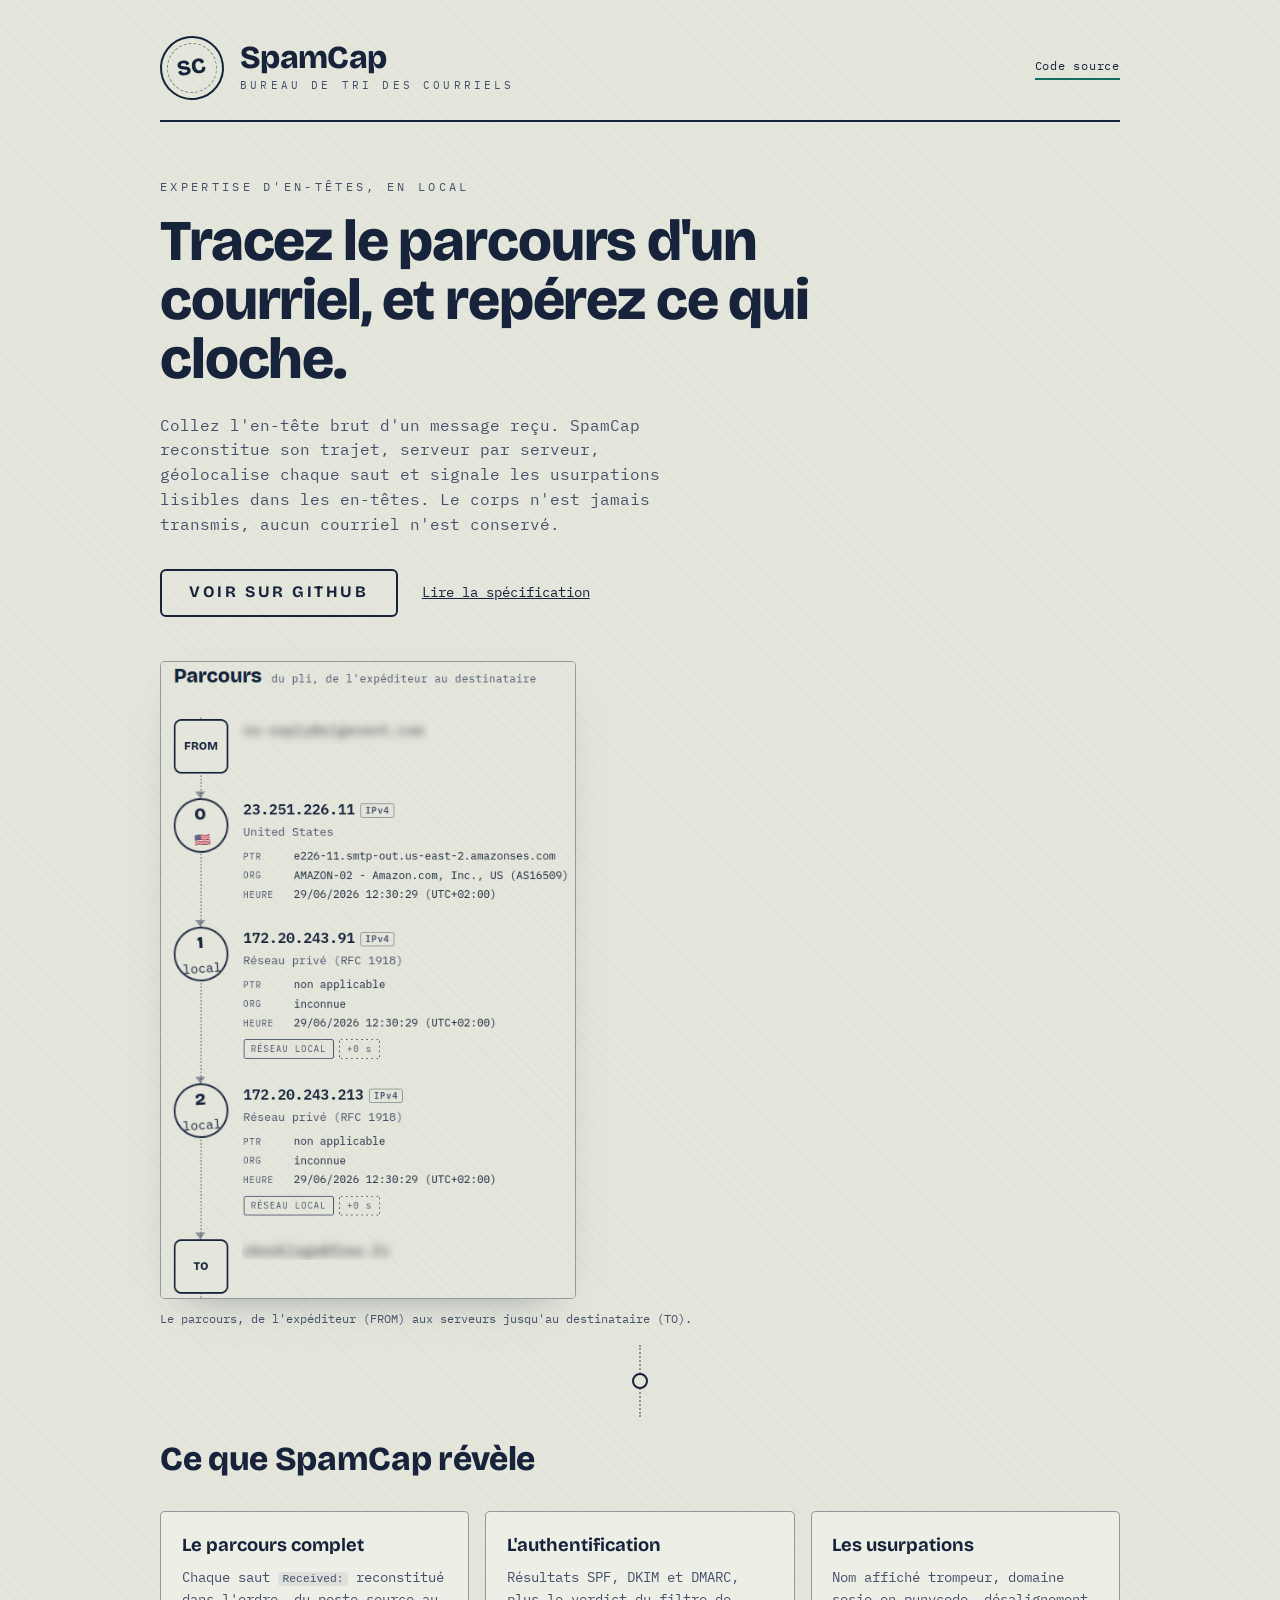
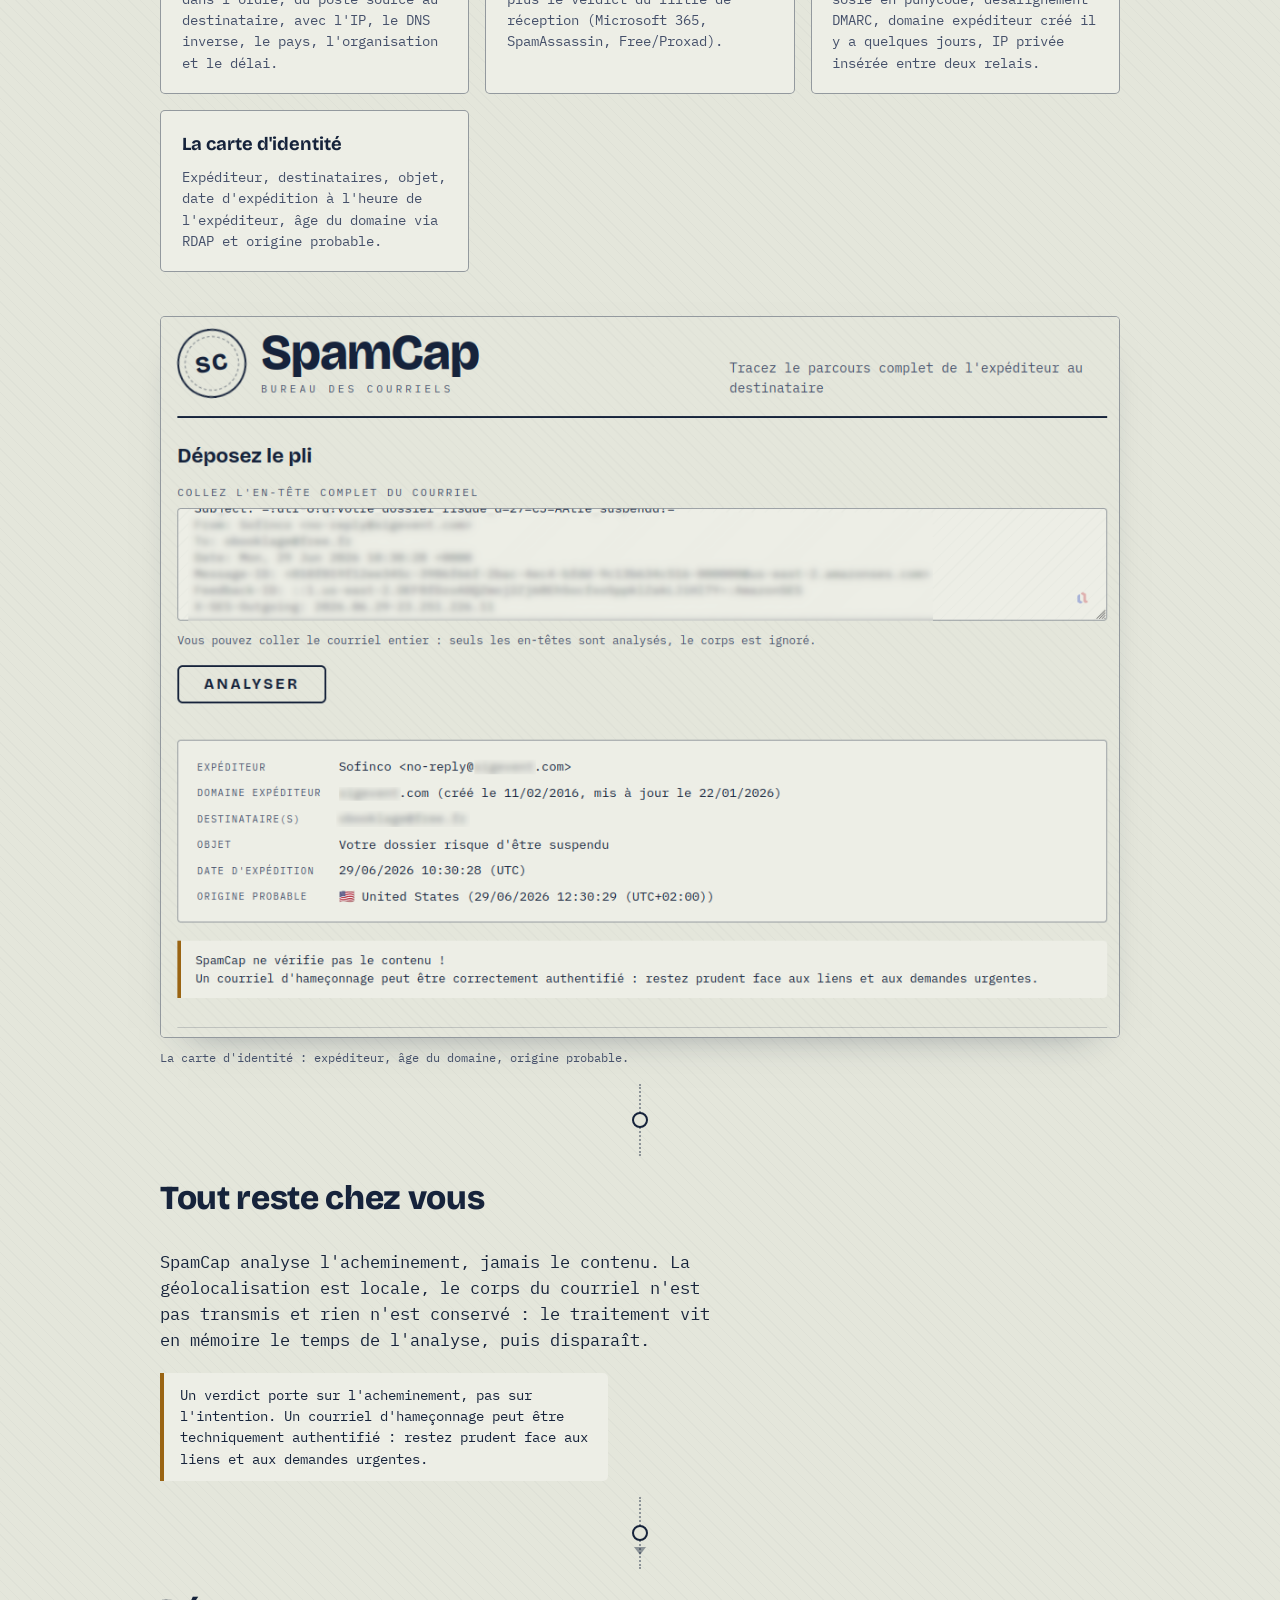
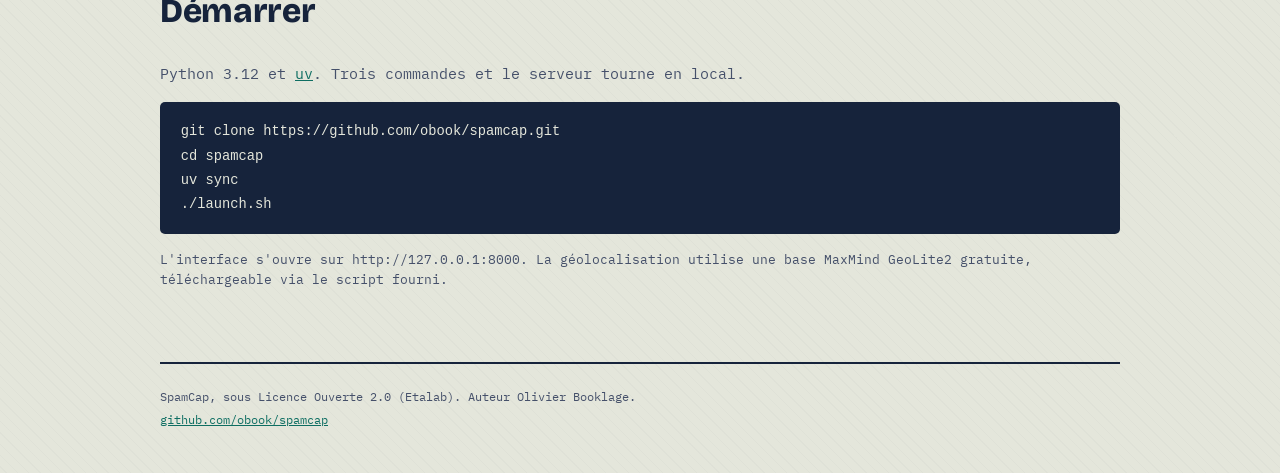
<file: docs/index.html>
<!doctype html>
<html lang="fr">
<head>
  <meta charset="utf-8">
  <meta name="viewport" content="width=device-width, initial-scale=1">
  <title>SpamCap - Expertise d'en-têtes de courriel</title>
  <meta name="description" content="Analyseur local d'en-têtes de courriel : tracez le parcours, géolocalisez chaque saut, repérez les usurpations. Rien ne sort de votre serveur.">
  <link rel="icon" href="favicon.svg" type="image/svg+xml">
  <link rel="preconnect" href="https://fonts.googleapis.com">
  <link rel="preconnect" href="https://fonts.gstatic.com" crossorigin>
  <link rel="stylesheet" href="https://fonts.googleapis.com/css2?family=Bricolage+Grotesque:opsz,wght@12..96,500;12..96,700;12..96,800&family=IBM+Plex+Mono:wght@400;500;600&display=swap">
  <link rel="stylesheet" href="style.css">
</head>
<body>
  <header class="masthead">
    <div class="masthead__brand">
      <span class="seal" aria-hidden="true"><span class="seal__mark">SC</span></span>
      <span class="masthead__lines">
        <span class="wordmark">SpamCap</span>
        <span class="masthead__role">Bureau de tri des courriels</span>
      </span>
    </div>
    <a class="masthead__repo" href="https://github.com/obook/spamcap">Code source</a>
  </header>

  <main>
    <section class="hero">
      <p class="hero__eyebrow">Expertise d'en-têtes, en local</p>
      <h1 class="hero__title">Tracez le parcours d'un courriel, et repérez ce qui cloche.</h1>
      <p class="hero__lede">Collez l'en-tête brut d'un message reçu. SpamCap reconstitue son trajet,
        serveur par serveur, géolocalise chaque saut et signale les usurpations lisibles dans les
        en-têtes. Le corps n'est jamais transmis, aucun courriel n'est conservé.</p>
      <div class="hero__actions">
        <a class="stamp-button" href="https://github.com/obook/spamcap">Voir sur GitHub</a>
        <a class="ghost-link" href="https://github.com/obook/spamcap/blob/main/SPEC.md">Lire la spécification</a>
      </div>
      <figure class="shot">
        <img src="screen2.png" alt="Le parcours d'un courriel : noeud expéditeur, serveurs traversés, noeud destinataire."
          loading="lazy" width="486" height="747">
        <figcaption>Le parcours, de l'expéditeur (FROM) aux serveurs jusqu'au destinataire (TO).</figcaption>
      </figure>
    </section>

    <div class="route" aria-hidden="true">
      <span class="route__seal"></span>
    </div>

    <section class="block">
      <h2 class="section-title"><span class="section-title__eyebrow">Ce que SpamCap révèle</span></h2>
      <ul class="cards">
        <li class="card">
          <h3 class="card__head">Le parcours complet</h3>
          <p>Chaque saut <code>Received:</code> reconstitué dans l'ordre, du poste source au
            destinataire, avec l'IP, le DNS inverse, le pays, l'organisation et le délai.</p>
        </li>
        <li class="card">
          <h3 class="card__head">L'authentification</h3>
          <p>Résultats SPF, DKIM et DMARC, plus le verdict du filtre de réception (Microsoft 365,
            SpamAssassin, Free/Proxad).</p>
        </li>
        <li class="card">
          <h3 class="card__head">Les usurpations</h3>
          <p>Nom affiché trompeur, domaine sosie en punycode, désalignement DMARC, domaine
            expéditeur créé il y a quelques jours, IP privée insérée entre deux relais.</p>
        </li>
        <li class="card">
          <h3 class="card__head">La carte d'identité</h3>
          <p>Expéditeur, destinataires, objet, date d'expédition à l'heure de l'expéditeur, âge du
            domaine via RDAP et origine probable.</p>
        </li>
      </ul>
      <figure class="shot shot--wide">
        <img src="screen1.png" alt="La carte d'identité d'un courriel et l'avertissement permanent."
          loading="lazy" width="1055" height="790">
        <figcaption>La carte d'identité : expéditeur, âge du domaine, origine probable.</figcaption>
      </figure>
    </section>

    <div class="route" aria-hidden="true">
      <span class="route__seal"></span>
    </div>

    <section class="block creed">
      <h2 class="section-title"><span class="section-title__eyebrow">Tout reste chez vous</span></h2>
      <p class="creed__text">SpamCap analyse l'acheminement, jamais le contenu. La géolocalisation
        est locale, le corps du courriel n'est pas transmis et rien n'est conservé : le traitement
        vit en mémoire le temps de l'analyse, puis disparaît.</p>
      <p class="creed__warn">Un verdict porte sur l'acheminement, pas sur l'intention. Un courriel
        d'hameçonnage peut être techniquement authentifié : restez prudent face aux liens et aux
        demandes urgentes.</p>
    </section>

    <div class="route" aria-hidden="true">
      <span class="route__seal route__seal--arrow"></span>
    </div>

    <section class="block">
      <h2 class="section-title"><span class="section-title__eyebrow">Démarrer</span></h2>
      <p class="start__lede">Python 3.12 et <a href="https://astral.sh/uv">uv</a>. Trois commandes
        et le serveur tourne en local.</p>
      <pre class="code"><code>git clone https://github.com/obook/spamcap.git
cd spamcap
uv sync
./launch.sh</code></pre>
      <p class="start__note">L'interface s'ouvre sur http://127.0.0.1:8000. La géolocalisation
        utilise une base MaxMind GeoLite2 gratuite, téléchargeable via le script fourni.</p>
    </section>
  </main>

  <footer class="colophon">
    <p>SpamCap, sous Licence Ouverte 2.0 (Etalab). Auteur Olivier Booklage.</p>
    <p><a href="https://github.com/obook/spamcap">github.com/obook/spamcap</a></p>
  </footer>
</body>
</html>
</file>
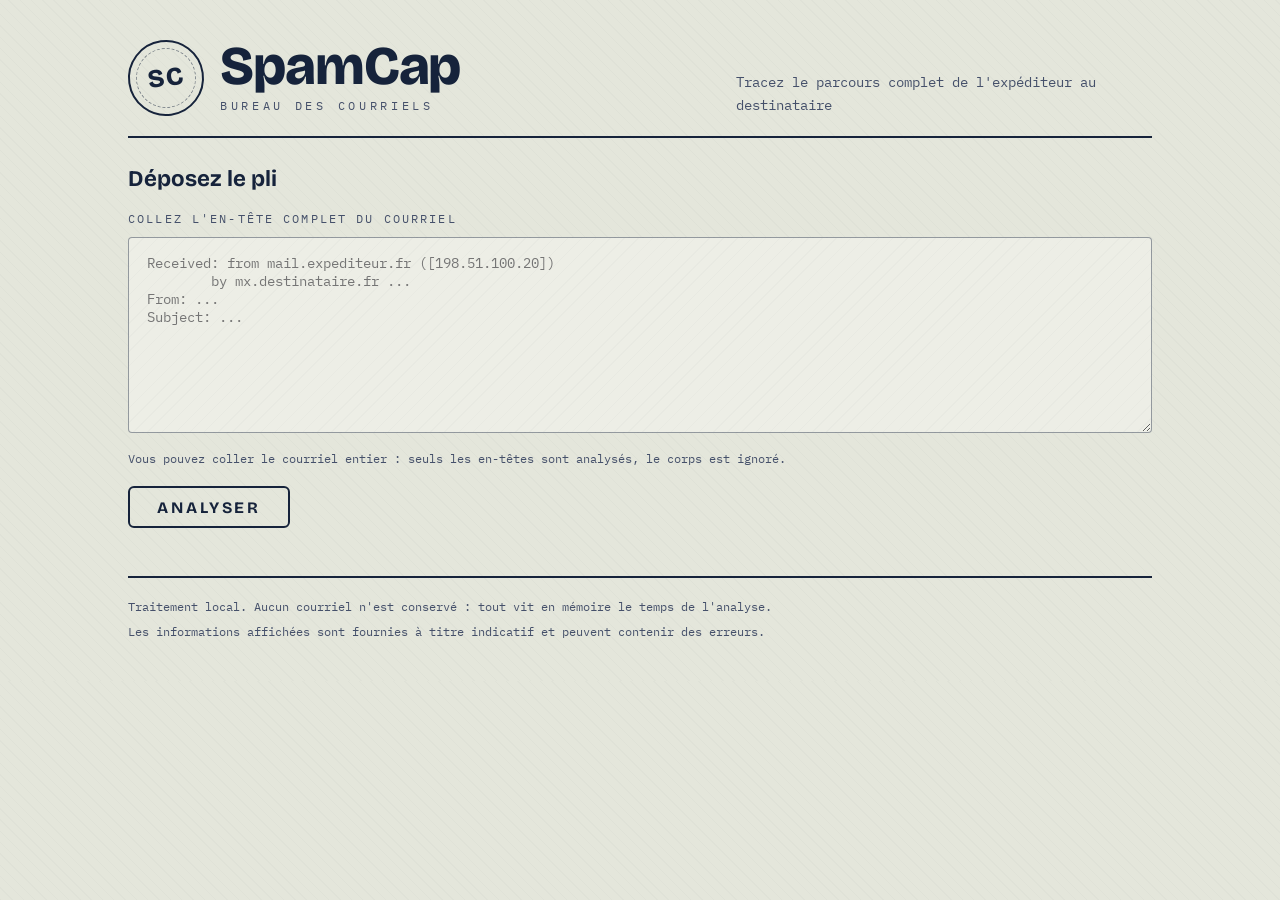
<file: frontend/index.html>
<!doctype html>
<html lang="fr">
<head>
  <meta charset="utf-8">
  <meta name="viewport" content="width=device-width, initial-scale=1">
  <title>SpamCap - Analyse d'en-têtes de courriel</title>
  <link rel="icon" href="favicon.svg" type="image/svg+xml">
  <link rel="stylesheet" href="css/fonts.css">
  <link rel="stylesheet" href="css/base.css">
  <link rel="stylesheet" href="css/masthead.css">
  <link rel="stylesheet" href="css/deposit.css">
  <link rel="stylesheet" href="css/report.css">
  <link rel="stylesheet" href="css/spine.css">
  <link rel="stylesheet" href="css/auth.css">
  <link rel="stylesheet" href="css/colophon.css">
</head>
<body>
  <header class="masthead">
    <div class="masthead__brand">
      <span class="seal" aria-hidden="true"><span class="seal__mark">SC</span></span>
      <span class="masthead__lines">
        <span class="wordmark">SpamCap</span>
        <span class="masthead__role">Bureau des courriels</span>
      </span>
    </div>
    <p class="masthead__tag">Tracez le parcours complet de l'expéditeur au destinataire</p>
  </header>

  <main>
    <section class="deposit" aria-labelledby="deposit-title">
      <h2 id="deposit-title" class="deposit__title">Déposez le pli</h2>
      <form id="analyze-form" class="deposit__form" novalidate>
        <label for="raw" class="deposit__label">Collez l'en-tête complet du courriel</label>
        <textarea id="raw" class="deposit__field" rows="9" spellcheck="false"
          placeholder="Received: from mail.expediteur.fr ([198.51.100.20])&#10;        by mx.destinataire.fr ...&#10;From: ...&#10;Subject: ..."></textarea>
        <p class="deposit__hint">Vous pouvez coller le courriel entier : seuls les en-têtes sont analysés, le corps est ignoré.</p>
        <div class="deposit__actions">
          <button type="submit" class="stamp-button" id="analyze-btn">Analyser</button>
          <p class="deposit__error" id="form-error" role="alert" hidden></p>
        </div>
      </form>
    </section>

    <section class="report" id="report" hidden aria-live="polite">
      <section class="card" aria-label="Informations du courriel">
        <dl class="card__grid" id="identity"></dl>
      </section>
      <p class="caveat">SpamCap ne vérifie pas le contenu !<br> Un courriel
        d'hameçonnage peut être correctement authentifié : restez prudent face aux liens et aux
        demandes urgentes.</p>

      <section class="block" aria-labelledby="route-title">
        <h2 id="route-title" class="section-title">
          <span class="section-title__eyebrow">Parcours</span>
          <span class="section-title__text">du pli, de l'expéditeur au destinataire</span>
        </h2>
        <ol class="spine" id="route-spine"></ol>
        <p class="spine__empty" id="route-empty" hidden>Aucun saut réseau détecté. Courriel local ou en-têtes absentes.</p>
      </section>

      <section class="block" aria-labelledby="auth-title">
        <h2 id="auth-title" class="section-title">
          <span class="section-title__eyebrow">Authentification</span>
          <span class="section-title__text">SPF, DKIM, DMARC</span>
        </h2>
        <div class="auth" id="auth-stamps"></div>
      </section>

      <section class="block" id="filter-section" aria-labelledby="filter-title" hidden>
        <h2 id="filter-title" class="section-title">
          <span class="section-title__eyebrow">Filtrage</span>
          <span class="section-title__text">verdict du filtre de réception</span>
        </h2>
        <div class="auth" id="filter-stamps"></div>
        <p class="filter__details" id="filter-details" hidden></p>
        <p class="filter__note" id="filter-note" hidden></p>
      </section>

      <section class="block" id="anomalies-section" aria-labelledby="anomalies-title" hidden>
        <h2 id="anomalies-title" class="section-title">
          <span class="section-title__eyebrow">Anomalies</span>
          <span class="section-title__text">relevées à l'inspection</span>
        </h2>
        <ul class="anomalies" id="anomalies-list"></ul>
      </section>
    </section>
  </main>

  <footer class="colophon">
    <p>Traitement local. Aucun courriel n'est conservé : tout vit en mémoire le temps de l'analyse.</p>
    <p>Les informations affichées sont fournies à titre indicatif et peuvent contenir des erreurs.</p>
  </footer>

  <script type="module" src="app.js"></script>
</body>
</html>
</file>
<file: docs/style.css>
/* SpamCap - page vitrine. Mêmes jetons que l'application :
   Bricolage Grotesque (display), IBM Plex Mono (texte et données). */

:root {
  --ink: #16233b;
  --ink-2: #45506a;
  --paper: #e4e6db;
  --paper-raised: #edeee6;
  --vermilion: #c8402e;
  --teal: #0e6e62;
  --amber: #9a6413;
  --line: rgba(22, 35, 59, 0.18);
  --line-strong: rgba(22, 35, 59, 0.42);

  --font-display: "Bricolage Grotesque", ui-sans-serif, system-ui, sans-serif;
  --font-mono: "IBM Plex Mono", ui-monospace, "SFMono-Regular", Menlo, monospace;

  --measure: 60rem;
  --radius: 5px;
}

* {
  box-sizing: border-box;
}

html {
  font-size: 16px;
  scroll-behavior: smooth;
}

body {
  margin: 0;
  font-family: var(--font-mono);
  color: var(--ink);
  background-color: var(--paper);
  background-image: repeating-linear-gradient(
    45deg,
    transparent 0,
    transparent 7px,
    rgba(22, 35, 59, 0.022) 7px,
    rgba(22, 35, 59, 0.022) 8px
  );
  line-height: 1.55;
  -webkit-font-smoothing: antialiased;
}

main {
  width: min(100% - 2.5rem, var(--measure));
  margin: 0 auto;
}

a {
  color: var(--teal);
}

/* ------------------------------------------------------------------ Masthead */

.masthead {
  width: min(100% - 2.5rem, var(--measure));
  margin: 2.25rem auto 0;
  display: flex;
  align-items: center;
  justify-content: space-between;
  gap: 1rem;
  padding-bottom: 1.25rem;
  border-bottom: 2px solid var(--ink);
}

.masthead__brand {
  display: flex;
  align-items: center;
  gap: 1rem;
}

.seal {
  position: relative;
  display: grid;
  place-items: center;
  width: 64px;
  height: 64px;
  flex: none;
  border: 2px solid var(--ink);
  border-radius: 50%;
  transform: rotate(-8deg);
}

.seal::before {
  content: "";
  position: absolute;
  inset: 5px;
  border: 1px dashed var(--ink);
  border-radius: 50%;
  opacity: 0.5;
}

.seal__mark {
  font-family: var(--font-display);
  font-weight: 800;
  font-size: 1.35rem;
  letter-spacing: 0.04em;
}

.wordmark {
  display: block;
  font-family: var(--font-display);
  font-weight: 800;
  font-size: 2rem;
  line-height: 0.95;
  letter-spacing: -0.02em;
}

.masthead__role {
  display: block;
  margin-top: 0.25rem;
  font-size: 0.66rem;
  letter-spacing: 0.3em;
  text-transform: uppercase;
  color: var(--ink-2);
}

.masthead__repo {
  font-size: 0.78rem;
  letter-spacing: 0.06em;
  text-decoration: none;
  color: var(--ink);
  border-bottom: 2px solid var(--teal);
  padding-bottom: 2px;
}

/* ------------------------------------------------------------------ Hero */

.hero {
  padding: 3.5rem 0 1rem;
}

.hero__eyebrow {
  margin: 0 0 1rem;
  font-size: 0.74rem;
  letter-spacing: 0.28em;
  text-transform: uppercase;
  color: var(--ink-2);
}

.hero__title {
  font-family: var(--font-display);
  font-weight: 800;
  font-size: clamp(2.2rem, 6vw, 3.6rem);
  line-height: 1.02;
  letter-spacing: -0.02em;
  margin: 0 0 1.5rem;
  max-width: 22ch;
}

.hero__lede {
  font-size: 1rem;
  color: var(--ink-2);
  max-width: 52ch;
  margin: 0 0 2rem;
}

.hero__actions {
  display: flex;
  align-items: center;
  gap: 1.5rem;
  flex-wrap: wrap;
}

/* Bouton-tampon, repris de l'application. */
.stamp-button {
  font-family: var(--font-display);
  font-weight: 700;
  font-size: 1rem;
  letter-spacing: 0.16em;
  text-transform: uppercase;
  text-decoration: none;
  color: var(--ink);
  background: transparent;
  border: 2.5px solid var(--ink);
  border-radius: 6px;
  padding: 0.6rem 1.7rem;
  transition: transform 0.12s ease, background-color 0.12s ease, color 0.12s ease;
}

.stamp-button:hover {
  transform: rotate(-2deg);
  background-color: var(--ink);
  color: var(--paper);
}

.stamp-button:focus-visible,
.masthead__repo:focus-visible,
.ghost-link:focus-visible {
  outline: 3px solid var(--teal);
  outline-offset: 3px;
}

.ghost-link {
  font-size: 0.85rem;
  color: var(--ink);
}

/* Captures encadrées comme des pièces. */
.shot {
  margin: 2.75rem 0 0;
}

.shot img {
  display: block;
  width: 100%;
  height: auto;
  max-width: 26rem;
  border: 1.5px solid var(--line-strong);
  border-radius: var(--radius);
  background-color: var(--paper-raised);
  box-shadow: 0 18px 40px -28px rgba(22, 35, 59, 0.5);
}

.shot--wide img {
  max-width: 100%;
}

.shot figcaption {
  margin-top: 0.7rem;
  font-size: 0.76rem;
  color: var(--ink-2);
}

/* ------------------------------------------------------------------ Route divider */

.route {
  position: relative;
  height: 4.5rem;
  width: min(100% - 2.5rem, var(--measure));
  margin: 0 auto;
}

.route::before {
  content: "";
  position: absolute;
  left: 50%;
  top: 0;
  bottom: 0;
  transform: translateX(-50%);
  border-left: 2px dotted var(--line-strong);
}

.route__seal {
  position: absolute;
  left: 50%;
  top: 50%;
  transform: translate(-50%, -50%);
  width: 16px;
  height: 16px;
  border: 2px solid var(--ink);
  border-radius: 50%;
  background-color: var(--paper);
}

.route__seal--arrow::after {
  content: "";
  position: absolute;
  left: 50%;
  top: calc(100% + 0.5rem);
  transform: translateX(-50%);
  border-left: 6px solid transparent;
  border-right: 6px solid transparent;
  border-top: 8px solid var(--line-strong);
}

/* ------------------------------------------------------------------ Blocks */

.block {
  padding: 1rem 0;
}

.section-title {
  margin: 0 0 1.6rem;
}

.section-title__eyebrow {
  font-family: var(--font-display);
  font-weight: 800;
  font-size: clamp(1.6rem, 4vw, 2.1rem);
  letter-spacing: -0.01em;
}

/* Cartes-cachets. */
.cards {
  list-style: none;
  margin: 0;
  padding: 0;
  display: grid;
  grid-template-columns: repeat(auto-fit, minmax(15rem, 1fr));
  gap: 1rem;
}

.card {
  border: 1.5px solid var(--line-strong);
  border-radius: var(--radius);
  background-color: var(--paper-raised);
  padding: 1.2rem 1.3rem;
}

.card__head {
  font-family: var(--font-display);
  font-weight: 700;
  font-size: 1.15rem;
  margin: 0 0 0.5rem;
}

.card p {
  margin: 0;
  font-size: 0.86rem;
  color: var(--ink-2);
}

.card code {
  font-size: 0.82em;
  background-color: rgba(22, 35, 59, 0.07);
  padding: 0.05rem 0.3rem;
  border-radius: 3px;
}

/* ------------------------------------------------------------------ Creed */

.creed__text {
  font-size: 1.05rem;
  max-width: 56ch;
  margin: 0 0 1.25rem;
}

.creed__warn {
  font-size: 0.86rem;
  color: var(--ink);
  background-color: var(--paper-raised);
  border-left: 4px solid var(--amber);
  border-radius: 0 var(--radius) var(--radius) 0;
  padding: 0.7rem 1rem;
  max-width: 56ch;
  margin: 0;
}

/* ------------------------------------------------------------------ Start */

.start__lede {
  font-size: 0.92rem;
  color: var(--ink-2);
  margin: 0 0 1rem;
}

.code {
  margin: 0;
  padding: 1.1rem 1.3rem;
  background-color: var(--ink);
  color: var(--paper);
  border-radius: var(--radius);
  font-family: var(--font-mono);
  font-size: 0.86rem;
  line-height: 1.7;
  overflow-x: auto;
}

.start__note {
  margin: 1rem 0 0;
  font-size: 0.8rem;
  color: var(--ink-2);
}

/* ------------------------------------------------------------------ Colophon */

.colophon {
  width: min(100% - 2.5rem, var(--measure));
  margin: 3.5rem auto 3rem;
  padding-top: 1.25rem;
  border-top: 2px solid var(--ink);
  font-size: 0.78rem;
  color: var(--ink-2);
}

.colophon p {
  margin: 0.2rem 0;
}

@media (prefers-reduced-motion: reduce) {
  html {
    scroll-behavior: auto;
  }
}
</file>
<file: frontend/css/fonts.css>
/* Polices auto-hebergees (RGPD : aucun appel a un CDN tiers).
   Telechargees depuis Google Fonts, plages latin et latin-ext. */

@font-face {
  font-family: 'Bricolage Grotesque';
  font-style: normal;
  font-weight: 500;
  font-display: swap;
  src: url(../vendor/fonts/bricolage-grotesque-500-latin-ext.woff2) format('woff2');
  unicode-range: U+0100-02BA, U+02BD-02C5, U+02C7-02CC, U+02CE-02D7, U+02DD-02FF, U+0304, U+0308, U+0329, U+1D00-1DBF, U+1E00-1E9F, U+1EF2-1EFF, U+2020, U+20A0-20AB, U+20AD-20C0, U+2113, U+2C60-2C7F, U+A720-A7FF;
}

@font-face {
  font-family: 'Bricolage Grotesque';
  font-style: normal;
  font-weight: 500;
  font-display: swap;
  src: url(../vendor/fonts/bricolage-grotesque-500-latin.woff2) format('woff2');
  unicode-range: U+0000-00FF, U+0131, U+0152-0153, U+02BB-02BC, U+02C6, U+02DA, U+02DC, U+0304, U+0308, U+0329, U+2000-206F, U+20AC, U+2122, U+2191, U+2193, U+2212, U+2215, U+FEFF, U+FFFD;
}

@font-face {
  font-family: 'Bricolage Grotesque';
  font-style: normal;
  font-weight: 700;
  font-display: swap;
  src: url(../vendor/fonts/bricolage-grotesque-500-latin-ext.woff2) format('woff2');
  unicode-range: U+0100-02BA, U+02BD-02C5, U+02C7-02CC, U+02CE-02D7, U+02DD-02FF, U+0304, U+0308, U+0329, U+1D00-1DBF, U+1E00-1E9F, U+1EF2-1EFF, U+2020, U+20A0-20AB, U+20AD-20C0, U+2113, U+2C60-2C7F, U+A720-A7FF;
}

@font-face {
  font-family: 'Bricolage Grotesque';
  font-style: normal;
  font-weight: 700;
  font-display: swap;
  src: url(../vendor/fonts/bricolage-grotesque-500-latin.woff2) format('woff2');
  unicode-range: U+0000-00FF, U+0131, U+0152-0153, U+02BB-02BC, U+02C6, U+02DA, U+02DC, U+0304, U+0308, U+0329, U+2000-206F, U+20AC, U+2122, U+2191, U+2193, U+2212, U+2215, U+FEFF, U+FFFD;
}

@font-face {
  font-family: 'Bricolage Grotesque';
  font-style: normal;
  font-weight: 800;
  font-display: swap;
  src: url(../vendor/fonts/bricolage-grotesque-500-latin-ext.woff2) format('woff2');
  unicode-range: U+0100-02BA, U+02BD-02C5, U+02C7-02CC, U+02CE-02D7, U+02DD-02FF, U+0304, U+0308, U+0329, U+1D00-1DBF, U+1E00-1E9F, U+1EF2-1EFF, U+2020, U+20A0-20AB, U+20AD-20C0, U+2113, U+2C60-2C7F, U+A720-A7FF;
}

@font-face {
  font-family: 'Bricolage Grotesque';
  font-style: normal;
  font-weight: 800;
  font-display: swap;
  src: url(../vendor/fonts/bricolage-grotesque-500-latin.woff2) format('woff2');
  unicode-range: U+0000-00FF, U+0131, U+0152-0153, U+02BB-02BC, U+02C6, U+02DA, U+02DC, U+0304, U+0308, U+0329, U+2000-206F, U+20AC, U+2122, U+2191, U+2193, U+2212, U+2215, U+FEFF, U+FFFD;
}

@font-face {
  font-family: 'IBM Plex Mono';
  font-style: normal;
  font-weight: 400;
  font-display: swap;
  src: url(../vendor/fonts/ibm-plex-mono-400-latin-ext.woff2) format('woff2');
  unicode-range: U+0100-02BA, U+02BD-02C5, U+02C7-02CC, U+02CE-02D7, U+02DD-02FF, U+0304, U+0308, U+0329, U+1D00-1DBF, U+1E00-1E9F, U+1EF2-1EFF, U+2020, U+20A0-20AB, U+20AD-20C0, U+2113, U+2C60-2C7F, U+A720-A7FF;
}

@font-face {
  font-family: 'IBM Plex Mono';
  font-style: normal;
  font-weight: 400;
  font-display: swap;
  src: url(../vendor/fonts/ibm-plex-mono-400-latin.woff2) format('woff2');
  unicode-range: U+0000-00FF, U+0131, U+0152-0153, U+02BB-02BC, U+02C6, U+02DA, U+02DC, U+0304, U+0308, U+0329, U+2000-206F, U+20AC, U+2122, U+2191, U+2193, U+2212, U+2215, U+FEFF, U+FFFD;
}

@font-face {
  font-family: 'IBM Plex Mono';
  font-style: normal;
  font-weight: 500;
  font-display: swap;
  src: url(../vendor/fonts/ibm-plex-mono-500-latin-ext.woff2) format('woff2');
  unicode-range: U+0100-02BA, U+02BD-02C5, U+02C7-02CC, U+02CE-02D7, U+02DD-02FF, U+0304, U+0308, U+0329, U+1D00-1DBF, U+1E00-1E9F, U+1EF2-1EFF, U+2020, U+20A0-20AB, U+20AD-20C0, U+2113, U+2C60-2C7F, U+A720-A7FF;
}

@font-face {
  font-family: 'IBM Plex Mono';
  font-style: normal;
  font-weight: 500;
  font-display: swap;
  src: url(../vendor/fonts/ibm-plex-mono-500-latin.woff2) format('woff2');
  unicode-range: U+0000-00FF, U+0131, U+0152-0153, U+02BB-02BC, U+02C6, U+02DA, U+02DC, U+0304, U+0308, U+0329, U+2000-206F, U+20AC, U+2122, U+2191, U+2193, U+2212, U+2215, U+FEFF, U+FFFD;
}

@font-face {
  font-family: 'IBM Plex Mono';
  font-style: normal;
  font-weight: 600;
  font-display: swap;
  src: url(../vendor/fonts/ibm-plex-mono-600-latin-ext.woff2) format('woff2');
  unicode-range: U+0100-02BA, U+02BD-02C5, U+02C7-02CC, U+02CE-02D7, U+02DD-02FF, U+0304, U+0308, U+0329, U+1D00-1DBF, U+1E00-1E9F, U+1EF2-1EFF, U+2020, U+20A0-20AB, U+20AD-20C0, U+2113, U+2C60-2C7F, U+A720-A7FF;
}

@font-face {
  font-family: 'IBM Plex Mono';
  font-style: normal;
  font-weight: 600;
  font-display: swap;
  src: url(../vendor/fonts/ibm-plex-mono-600-latin.woff2) format('woff2');
  unicode-range: U+0000-00FF, U+0131, U+0152-0153, U+02BB-02BC, U+02C6, U+02DA, U+02DC, U+0304, U+0308, U+0329, U+2000-206F, U+20AC, U+2122, U+2191, U+2193, U+2212, U+2215, U+FEFF, U+FFFD;
}
</file>
<file: frontend/css/base.css>
/* SpamCap - identité "bureau de tri" : encre officielle, cachets, tampons.
   Display : Bricolage Grotesque. Données et libellés : IBM Plex Mono. */

:root {
  --ink: #16233b;
  --ink-2: #45506a;
  --paper: #e4e6db;
  --paper-raised: #edeee6;
  --vermilion: #c8402e;
  --teal: #0e6e62;
  --amber: #9a6413;
  --line: rgba(22, 35, 59, 0.18);
  --line-strong: rgba(22, 35, 59, 0.42);

  --font-display: "Bricolage Grotesque", ui-sans-serif, system-ui, sans-serif;
  --font-mono: "IBM Plex Mono", ui-monospace, "SFMono-Regular", Menlo, monospace;

  --measure: 64rem;
  --radius: 4px;
}

* {
  box-sizing: border-box;
}

html {
  font-size: 16px;
}

body {
  margin: 0;
  font-family: var(--font-mono);
  color: var(--ink);
  background-color: var(--paper);
  /* Trame discrète d'enveloppe de sécurité. */
  background-image: repeating-linear-gradient(
    45deg,
    transparent 0,
    transparent 7px,
    rgba(22, 35, 59, 0.022) 7px,
    rgba(22, 35, 59, 0.022) 8px
  );
  line-height: 1.55;
  -webkit-font-smoothing: antialiased;
}

main {
  width: min(100% - 2.5rem, var(--measure));
  margin: 0 auto;
}
</file>
<file: frontend/css/masthead.css>
/* Masthead : bandeau de titre du bureau. */

.masthead {
  width: min(100% - 2.5rem, var(--measure));
  margin: 2.5rem auto 1.5rem;
  display: flex;
  flex-wrap: wrap;
  align-items: flex-end;
  justify-content: space-between;
  gap: 1.25rem 2rem;
  padding-bottom: 1.25rem;
  border-bottom: 2px solid var(--ink);
}

.masthead__brand {
  display: flex;
  align-items: center;
  gap: 1rem;
}

.seal {
  position: relative;
  display: grid;
  place-items: center;
  width: 76px;
  height: 76px;
  flex: none;
  border: 2px solid var(--ink);
  border-radius: 50%;
  transform: rotate(-8deg);
}

.seal::before {
  content: "";
  position: absolute;
  inset: 6px;
  border: 1px dashed var(--ink);
  border-radius: 50%;
  opacity: 0.5;
}

.seal__mark {
  font-family: var(--font-display);
  font-weight: 800;
  font-size: 1.6rem;
  letter-spacing: 0.04em;
}

.wordmark {
  display: block;
  font-family: var(--font-display);
  font-weight: 800;
  font-size: clamp(2.4rem, 6vw, 3.4rem);
  line-height: 0.92;
  letter-spacing: -0.02em;
}

.masthead__role {
  display: block;
  margin-top: 0.35rem;
  font-size: 0.72rem;
  letter-spacing: 0.32em;
  text-transform: uppercase;
  color: var(--ink-2);
}

.masthead__tag {
  max-width: 26rem;
  margin: 0;
  font-size: 0.9rem;
  color: var(--ink-2);
}
</file>
<file: frontend/css/deposit.css>
/* Deposit : zone de dépôt du pli et bouton-tampon. */

.deposit {
  margin-top: 1rem;
}

.deposit__title,
.section-title {
  font-family: var(--font-display);
  font-weight: 700;
}

.deposit__title {
  font-size: 1.4rem;
  margin: 0 0 0.85rem;
}

.deposit__label {
  display: block;
  font-size: 0.74rem;
  letter-spacing: 0.18em;
  text-transform: uppercase;
  color: var(--ink-2);
  margin-bottom: 0.5rem;
}

.deposit__field {
  width: 100%;
  resize: vertical;
  padding: 1rem 1.1rem;
  font-family: var(--font-mono);
  font-size: 0.86rem;
  color: var(--ink);
  background-color: var(--paper-raised);
  border: 1.5px solid var(--line-strong);
  border-radius: var(--radius);
  background-image: repeating-linear-gradient(
    -45deg,
    transparent 0,
    transparent 9px,
    rgba(22, 35, 59, 0.018) 9px,
    rgba(22, 35, 59, 0.018) 10px
  );
}

.deposit__field:focus-visible {
  outline: none;
  border-color: var(--teal);
  box-shadow: 0 0 0 3px rgba(14, 110, 98, 0.22);
}

.deposit__hint {
  margin: 0.6rem 0 0;
  font-size: 0.78rem;
  color: var(--ink-2);
}

.deposit__actions {
  display: flex;
  align-items: center;
  gap: 1.25rem;
  margin-top: 1.1rem;
  flex-wrap: wrap;
}

.deposit__error {
  margin: 0;
  font-size: 0.82rem;
  color: var(--vermilion);
}

/* Bouton-tampon encreur. */
.stamp-button {
  font-family: var(--font-display);
  font-weight: 700;
  font-size: 1rem;
  letter-spacing: 0.18em;
  text-transform: uppercase;
  color: var(--ink);
  background: transparent;
  border: 2.5px solid var(--ink);
  border-radius: 6px;
  padding: 0.6rem 1.7rem;
  cursor: pointer;
  transition: transform 0.12s ease, background-color 0.12s ease, color 0.12s ease;
}

.stamp-button:hover {
  transform: rotate(-2deg);
  background-color: var(--ink);
  color: var(--paper);
}

.stamp-button:focus-visible {
  outline: 3px solid var(--teal);
  outline-offset: 3px;
}

.stamp-button[disabled] {
  opacity: 0.5;
  cursor: progress;
}

.dots {
  display: inline-block;
  width: 1.1em;
  text-align: left;
}

.dots__dot {
  opacity: 0;
  animation: dot-blink 1.2s infinite both;
}

.dots__dot:nth-child(2) {
  animation-delay: 0.2s;
}

.dots__dot:nth-child(3) {
  animation-delay: 0.4s;
}

@keyframes dot-blink {
  0%,
  80%,
  100% {
    opacity: 0;
  }
  40% {
    opacity: 1;
  }
}

@media (prefers-reduced-motion: reduce) {
  .dots__dot {
    opacity: 1;
    animation: none;
  }
}
</file>
<file: frontend/css/report.css>
/* Report : cadre du compte-rendu, titres de section et carte d'identité. */

.report {
  margin: 2.5rem 0 1rem;
}

.block {
  padding-top: 2rem;
  margin-top: 2rem;
  border-top: 1px solid var(--line);
}

.section-title {
  display: flex;
  align-items: baseline;
  gap: 0.7rem;
  flex-wrap: wrap;
  font-size: 1rem;
  margin: 0 0 1.2rem;
}

.section-title__eyebrow {
  font-size: 1.45rem;
  font-weight: 800;
}

.section-title__text {
  font-family: var(--font-mono);
  font-weight: 400;
  font-size: 0.78rem;
  letter-spacing: 0.04em;
  color: var(--ink-2);
}

/* Carte d'identité du courriel. */
.card {
  border: 1.5px solid var(--line-strong);
  border-radius: var(--radius);
  background-color: var(--paper-raised);
  padding: 1.1rem 1.3rem;
}

.card__grid {
  display: grid;
  grid-template-columns: auto 1fr;
  gap: 0.45rem 1.2rem;
  margin: 0;
  font-size: 0.86rem;
}

.card__grid dt {
  color: var(--ink-2);
  text-transform: uppercase;
  font-size: 0.66rem;
  letter-spacing: 0.12em;
  padding-top: 0.2rem;
  white-space: nowrap;
}

.card__grid dd {
  margin: 0;
  word-break: break-word;
}

.caveat {
  margin: 1.25rem 0 0;
  padding: 0.7rem 1rem;
  font-size: 0.82rem;
  color: var(--ink);
  background-color: var(--paper-raised);
  border-left: 4px solid var(--amber);
  border-radius: 0 var(--radius) var(--radius) 0;
}
</file>
<file: frontend/css/spine.css>
/* Spine : colonne du parcours, cachets de saut et badges. */

.spine {
  list-style: none;
  margin: 0;
  padding: 0;
  position: relative;
}

/* Trait pointillé reliant chaque nœud au suivant ; le dernier n'en a pas,
   donc plus de résidu sous le dernier nœud. */
.hop:not(:last-child)::after {
  content: "";
  position: absolute;
  left: 31px;
  top: calc(0.9rem + 32px);
  height: 100%;
  border-left: 2px dotted var(--line-strong);
}

/* Flèche vers le bas à l'arrivée sur chaque nœud, sauf l'expéditeur (origine) :
   elle marque le sens de l'acheminement. */
.hop:not(:first-child)::before {
  content: "";
  position: absolute;
  left: 31px;
  top: 0.4rem;
  transform: translateX(-50%);
  border-left: 6px solid transparent;
  border-right: 6px solid transparent;
  border-top: 8px solid var(--line-strong);
}

.hop {
  position: relative;
  display: grid;
  grid-template-columns: 64px 1fr;
  gap: 1.1rem;
  padding: 0.9rem 0;
}

@media (prefers-reduced-motion: no-preference) {
  .hop {
    opacity: 0;
    transform: translateY(10px);
    animation: hop-in 0.5s ease forwards;
    animation-delay: calc(var(--i, 0) * 90ms);
  }
}

@keyframes hop-in {
  to {
    opacity: 1;
    transform: translateY(0);
  }
}

.hop__seal {
  position: relative;
  z-index: 1;
  width: 64px;
  height: 64px;
  display: grid;
  place-items: center;
  text-align: center;
  background-color: var(--paper);
  border: 2px solid var(--ink);
  border-radius: 50%;
  transform: rotate(-4deg);
}

.hop__seal--listed {
  border-color: var(--vermilion);
  color: var(--vermilion);
}

/* Nœuds d'extrémité : même encre que les cachets ronds, seule la forme carrée
   distingue les humains des serveurs. */
.hop__seal--endpoint {
  border-radius: 9px;
  background-color: var(--paper);
  transform: rotate(0deg);
}

.hop__endpoint-glyph {
  font-family: var(--font-display);
  font-weight: 800;
  font-size: 0.82rem;
  letter-spacing: 0.02em;
}

.hop__index {
  font-family: var(--font-display);
  font-weight: 800;
  font-size: 1.3rem;
  line-height: 1;
}

.hop__flag {
  font-size: 0.95rem;
  line-height: 1;
}

.hop__body {
  min-width: 0;
}

.hop__ip {
  font-size: 1.05rem;
  font-weight: 600;
  word-break: break-all;
}

.hop__ipver {
  font-size: 0.64rem;
  letter-spacing: 0.1em;
  color: var(--ink-2);
  border: 1px solid var(--line-strong);
  border-radius: 3px;
  padding: 0.05rem 0.3rem;
  margin-left: 0.4rem;
  vertical-align: 0.12em;
}

.hop__place {
  font-size: 0.85rem;
  color: var(--ink-2);
  margin: 0.15rem 0 0;
}

.hop__lines {
  margin: 0.5rem 0 0;
  padding: 0;
  display: grid;
  gap: 0.15rem;
  font-size: 0.8rem;
}

.hop__lines div {
  display: flex;
  gap: 0.5rem;
}

.hop__lines dt {
  flex: none;
  color: var(--ink-2);
  text-transform: uppercase;
  font-size: 0.64rem;
  letter-spacing: 0.1em;
  padding-top: 0.18rem;
  min-width: 3.2rem;
}

.hop__lines dd {
  margin: 0;
  word-break: break-word;
}

.hop__badges {
  display: flex;
  flex-wrap: wrap;
  gap: 0.4rem;
  margin-top: 0.6rem;
}

.badge {
  font-size: 0.64rem;
  letter-spacing: 0.12em;
  text-transform: uppercase;
  padding: 0.18rem 0.5rem;
  border-radius: 3px;
  border: 1px solid currentColor;
}

.badge--listed {
  color: var(--vermilion);
  transform: rotate(-2deg);
  font-weight: 600;
}

.badge--local {
  color: var(--ink-2);
}

.badge--delay {
  color: var(--ink-2);
  border-style: dashed;
  text-transform: none;
}

.spine__empty {
  font-size: 0.85rem;
  color: var(--ink-2);
  font-style: italic;
}
</file>
<file: frontend/css/auth.css>
/* Auth, filtre et anomalies : tampons et encarts du verdict. */

.auth {
  display: flex;
  flex-wrap: wrap;
  gap: 0.85rem;
}

.auth__stamp {
  flex: 1 1 9rem;
  min-width: 8rem;
  border: 2px solid currentColor;
  border-radius: 6px;
  padding: 0.7rem 0.9rem;
  color: var(--ink-2);
}

.auth__stamp--pass {
  color: var(--teal);
}

.auth__stamp--fail {
  color: var(--vermilion);
}

.auth__stamp--warn {
  color: var(--amber);
}

.auth__name {
  font-family: var(--font-display);
  font-weight: 700;
  font-size: 1rem;
  letter-spacing: 0.06em;
}

.auth__value {
  display: block;
  margin-top: 0.2rem;
  font-size: 0.8rem;
  text-transform: uppercase;
  letter-spacing: 0.1em;
}

.filter__details {
  margin: 0.85rem 0 0;
  font-size: 0.8rem;
  color: var(--ink-2);
}

.filter__note {
  margin: 0.85rem 0 0;
  padding: 0.6rem 0.9rem;
  font-size: 0.82rem;
  background-color: var(--paper-raised);
  border-left: 4px solid var(--teal);
  border-radius: 0 var(--radius) var(--radius) 0;
}

.anomalies {
  list-style: none;
  margin: 0;
  padding: 0;
  display: grid;
  gap: 0.7rem;
}

.anomaly {
  display: grid;
  grid-template-columns: auto 1fr;
  gap: 0.9rem;
  align-items: baseline;
  padding: 0.7rem 0.9rem;
  background-color: var(--paper-raised);
  border-left: 4px solid var(--ink-2);
  border-radius: 0 var(--radius) var(--radius) 0;
}

.anomaly--major {
  border-left-color: var(--vermilion);
}

.anomaly--minor {
  border-left-color: var(--amber);
}

.anomaly__tag {
  font-size: 0.62rem;
  letter-spacing: 0.16em;
  text-transform: uppercase;
  font-weight: 600;
}

.anomaly--major .anomaly__tag {
  color: var(--vermilion);
}

.anomaly--minor .anomaly__tag {
  color: var(--amber);
}

.anomaly__text {
  font-size: 0.86rem;
}
</file>
<file: frontend/css/colophon.css>
/* Colophon : pied de page et ajustements pour petits écrans. */

.colophon {
  width: min(100% - 2.5rem, var(--measure));
  margin: 3rem auto 2.5rem;
  padding-top: 1.25rem;
  border-top: 2px solid var(--ink);
  font-size: 0.74rem;
  color: var(--ink-2);
}

.colophon p {
  margin: 0;
}

.colophon p + p {
  margin-top: 0.4rem;
}

@media (max-width: 36rem) {
  .hop {
    grid-template-columns: 52px 1fr;
    gap: 0.8rem;
  }

  .hop__seal {
    width: 52px;
    height: 52px;
  }

  .hop:not(:last-child)::after {
    left: 25px;
    top: calc(0.9rem + 26px);
  }

  .hop:not(:first-child)::before {
    left: 25px;
  }
}
</file>
